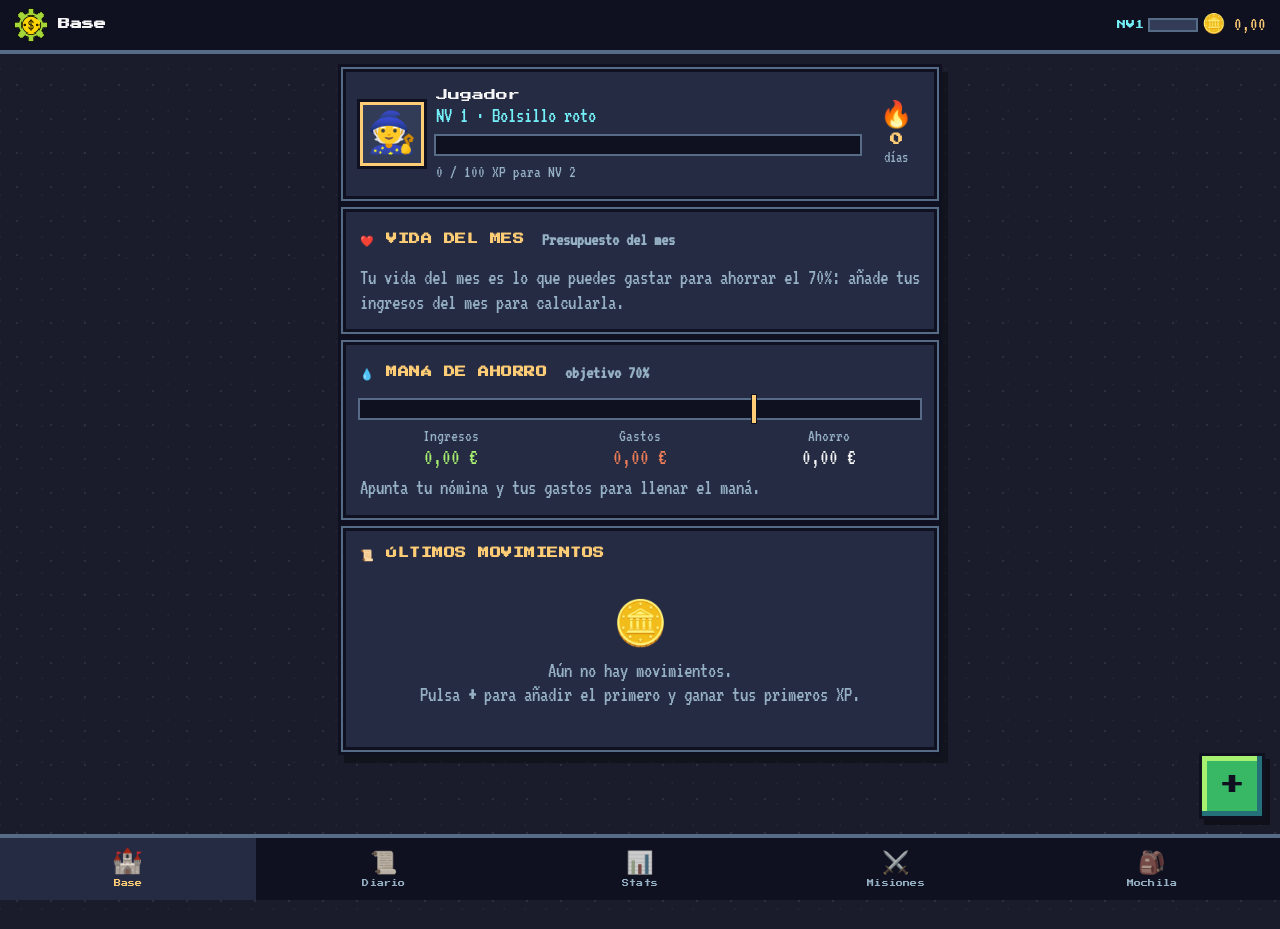
<file: index.html>
<!doctype html>
<html lang="es">
<head>
  <meta charset="utf-8">
  <meta name="viewport" content="width=device-width, initial-scale=1, viewport-fit=cover">
  <title>Cointrol</title>
  <meta name="description" content="Control de gastos, ingresos y ahorro con estilo de videojuego. Tus datos se guardan solo en tu móvil.">
  <meta name="theme-color" content="#1a1c2c">
  <link rel="manifest" href="manifest.webmanifest">
  <link rel="icon" type="image/png" href="icons/favicon.png">
  <link rel="apple-touch-icon" href="icons/apple-touch-icon.png">
  <link rel="preload" href="fonts/vt323.woff2" as="font" type="font/woff2" crossorigin>
  <link rel="preload" href="fonts/press-start-2p.woff2" as="font" type="font/woff2" crossorigin>
  <link rel="stylesheet" href="css/game.css">
</head>
<body>
  <header class="topbar">
    <img src="icons/logo-pixel.png" alt="" class="topbar-logo">
    <h1 id="title">Cointrol</h1>
    <div class="hud" id="hud"></div>
  </header>

  <main id="view" class="view"></main>

  <button id="fab" class="fab" aria-label="Añadir movimiento">+</button>

  <nav class="tabbar" id="tabbar">
    <button data-nav="base"><span class="ti">🏰</span><span>Base</span></button>
    <button data-nav="diario"><span class="ti">📜</span><span>Diario</span></button>
    <button data-nav="stats"><span class="ti">📊</span><span>Stats</span></button>
    <button data-nav="misiones"><span class="ti">⚔️</span><span>Misiones</span></button>
    <button data-nav="mochila"><span class="ti">🎒</span><span>Mochila</span></button>
  </nav>

  <div id="sheet" class="sheet" hidden>
    <div class="sheet-backdrop" data-close></div>
    <div class="sheet-panel" role="dialog" aria-modal="true"><div id="sheet-body"></div></div>
  </div>

  <div id="toast" class="toast" hidden></div>

  <script src="js/core.js"></script>
  <script src="js/game.js"></script>
  <script src="js/views.js"></script>
  <script src="js/forms.js"></script>
  <script src="js/nav.js"></script>
  <script src="js/pro.js"></script>
  <script src="js/main.js"></script>
</body>
</html>
</file>
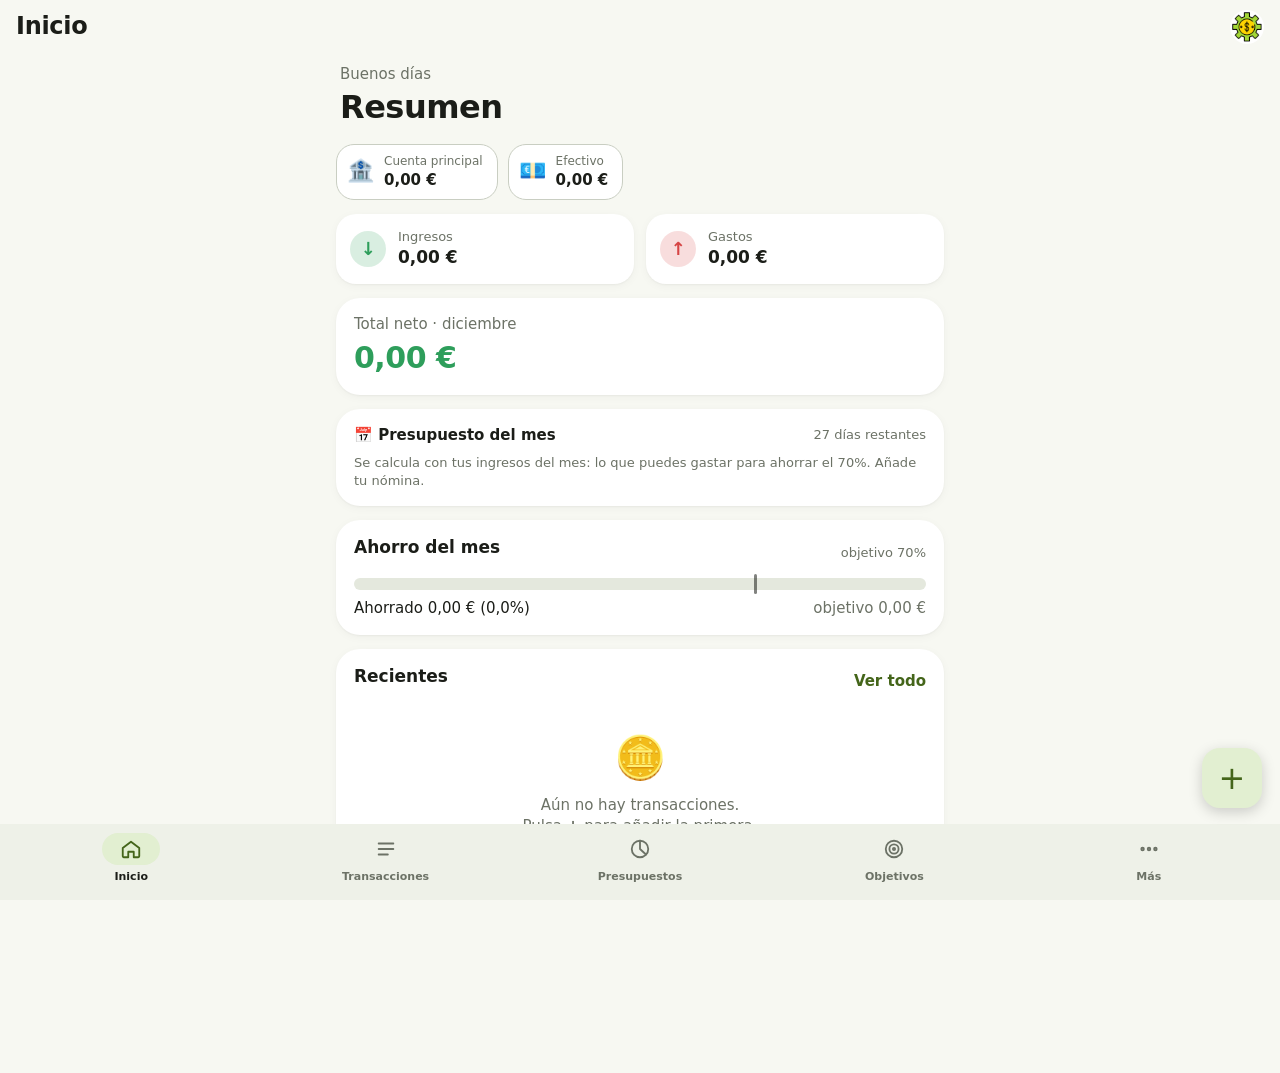
<file: clasica/index.html>
<!doctype html>
<html lang="es">
<head>
  <meta charset="utf-8">
  <meta name="viewport" content="width=device-width, initial-scale=1, viewport-fit=cover">
  <title>Cointrol Clásico</title>
  <meta name="description" content="Control de gastos, ingresos, presupuestos y ahorro. Tus datos se guardan solo en tu móvil.">
  <meta name="theme-color" content="#f7f8f2">
  <link rel="manifest" href="manifest.webmanifest">
  <link rel="icon" type="image/png" href="../icons/favicon.png">
  <link rel="apple-touch-icon" href="../icons/apple-touch-icon.png">
  <link rel="stylesheet" href="css/app.css">
</head>
<body>
  <header class="topbar">
    <button id="back" class="icon-btn flat" aria-label="Volver" hidden>‹</button>
    <h1 id="title">Inicio</h1>
    <img src="../icons/icon-192.png" alt="" class="topbar-logo">
  </header>

  <main id="view" class="view"></main>

  <button id="fab" class="fab" aria-label="Añadir transacción"><span>+</span></button>

  <nav class="tabbar" id="tabbar">
    <button data-nav="home"><span class="ti"><svg viewBox="0 0 24 24"><path d="M3 11l9-7 9 7v9a1 1 0 0 1-1 1h-5v-6H9v6H4a1 1 0 0 1-1-1z"/></svg></span><span>Inicio</span></button>
    <button data-nav="tx"><span class="ti"><svg viewBox="0 0 24 24"><path d="M4 6h16M4 12h16M4 18h10"/></svg></span><span>Transacciones</span></button>
    <button data-nav="budgets"><span class="ti"><svg viewBox="0 0 24 24"><circle cx="12" cy="12" r="9"/><path d="M12 3v9l6.5 6"/></svg></span><span>Presupuestos</span></button>
    <button data-nav="goals"><span class="ti"><svg viewBox="0 0 24 24"><circle cx="12" cy="12" r="9"/><circle cx="12" cy="12" r="5"/><circle cx="12" cy="12" r="1.2"/></svg></span><span>Objetivos</span></button>
    <button data-nav="more"><span class="ti"><svg viewBox="0 0 24 24"><circle cx="5" cy="12" r="1.4"/><circle cx="12" cy="12" r="1.4"/><circle cx="19" cy="12" r="1.4"/></svg></span><span>Más</span></button>
  </nav>

  <div id="sheet" class="sheet" hidden>
    <div class="sheet-backdrop" data-close></div>
    <div class="sheet-panel" role="dialog" aria-modal="true"><div class="sheet-handle"></div><div id="sheet-body"></div></div>
  </div>

  <div id="toast" class="toast" hidden></div>

  <script src="js/core.js"></script>
  <script src="js/views.js"></script>
  <script src="js/forms.js"></script>
  <script src="js/main.js"></script>
</body>
</html>
</file>
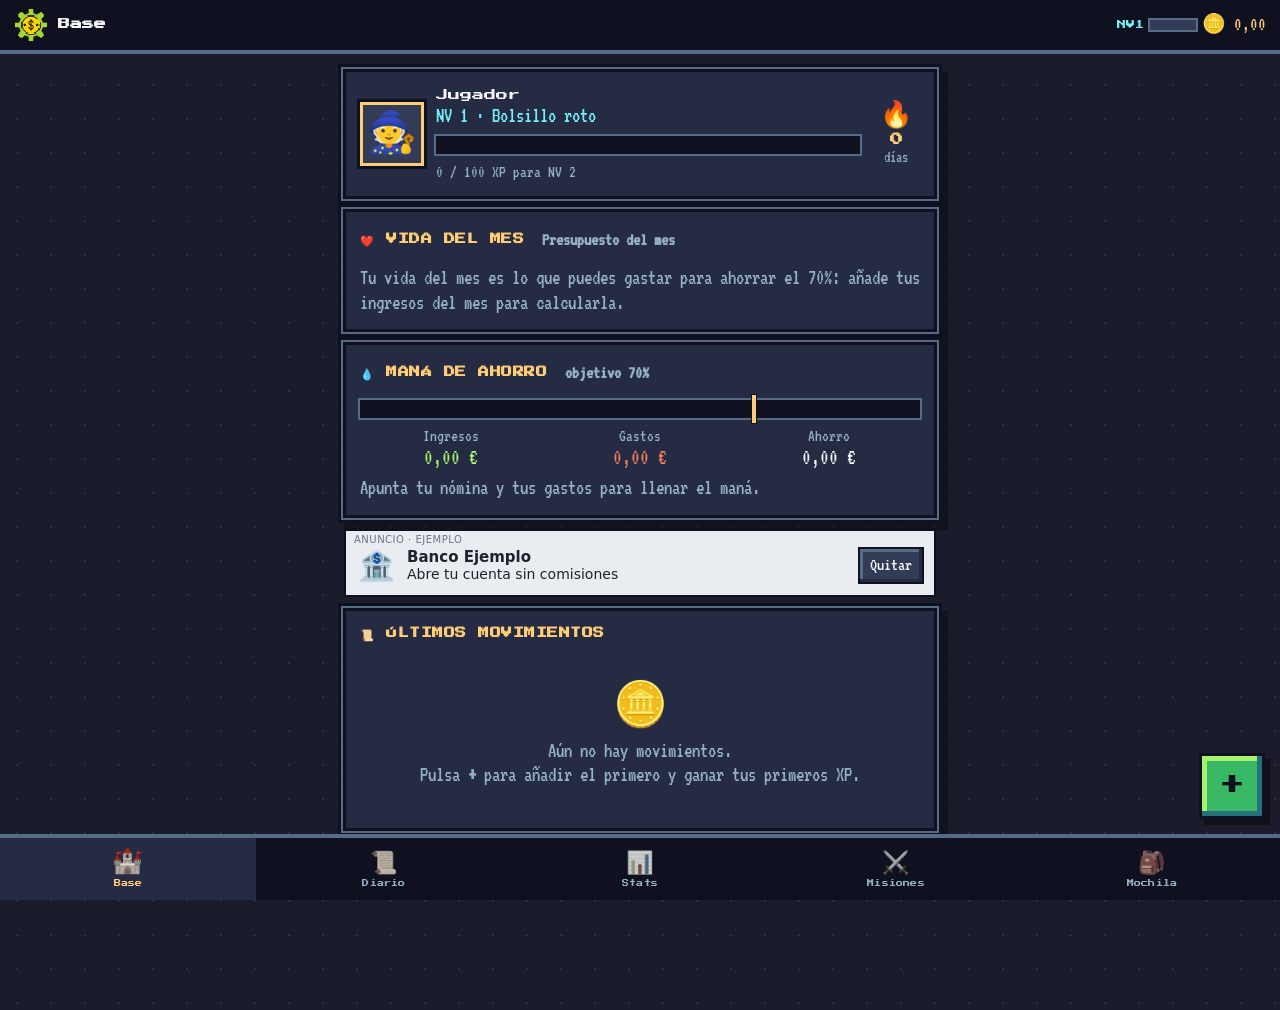
<file: demo-gratis/index.html>
<!doctype html>
<html lang="es">
<head>
  <meta charset="utf-8">
  <meta name="viewport" content="width=device-width, initial-scale=1, viewport-fit=cover">
  <title>Cointrol Gratis</title>
  <meta name="description" content="Control de gastos, ingresos y ahorro con estilo de videojuego. Tus datos se guardan solo en tu móvil.">
  <meta name="theme-color" content="#1a1c2c">
  <link rel="manifest" href="manifest.webmanifest">
  <link rel="icon" type="image/png" href="icons/favicon.png">
  <link rel="apple-touch-icon" href="icons/apple-touch-icon.png">
  <link rel="preload" href="../fonts/vt323.woff2" as="font" type="font/woff2" crossorigin>
  <link rel="preload" href="../fonts/press-start-2p.woff2" as="font" type="font/woff2" crossorigin>
  <link rel="stylesheet" href="../css/game.css">
</head>
<body>
  <header class="topbar">
    <img src="../icons/logo-pixel.png" alt="" class="topbar-logo">
    <h1 id="title">Cointrol</h1>
    <div class="hud" id="hud"></div>
  </header>

  <main id="view" class="view"></main>

  <button id="fab" class="fab" aria-label="Añadir movimiento">+</button>

  <nav class="tabbar" id="tabbar">
    <button data-nav="base"><span class="ti">🏰</span><span>Base</span></button>
    <button data-nav="diario"><span class="ti">📜</span><span>Diario</span></button>
    <button data-nav="stats"><span class="ti">📊</span><span>Stats</span></button>
    <button data-nav="misiones"><span class="ti">⚔️</span><span>Misiones</span></button>
    <button data-nav="mochila"><span class="ti">🎒</span><span>Mochila</span></button>
  </nav>

  <div id="sheet" class="sheet" hidden>
    <div class="sheet-backdrop" data-close></div>
    <div class="sheet-panel" role="dialog" aria-modal="true"><div id="sheet-body"></div></div>
  </div>

  <div id="toast" class="toast" hidden></div>

  <script src="edition.js"></script>
  <script src="../js/core.js"></script>
  <script src="../js/game.js"></script>
  <script src="../js/views.js"></script>
  <script src="../js/forms.js"></script>
  <script src="../js/nav.js"></script>
  <script src="../js/pro.js"></script>
  <script src="../js/main.js"></script>
</body>
</html>
</file>
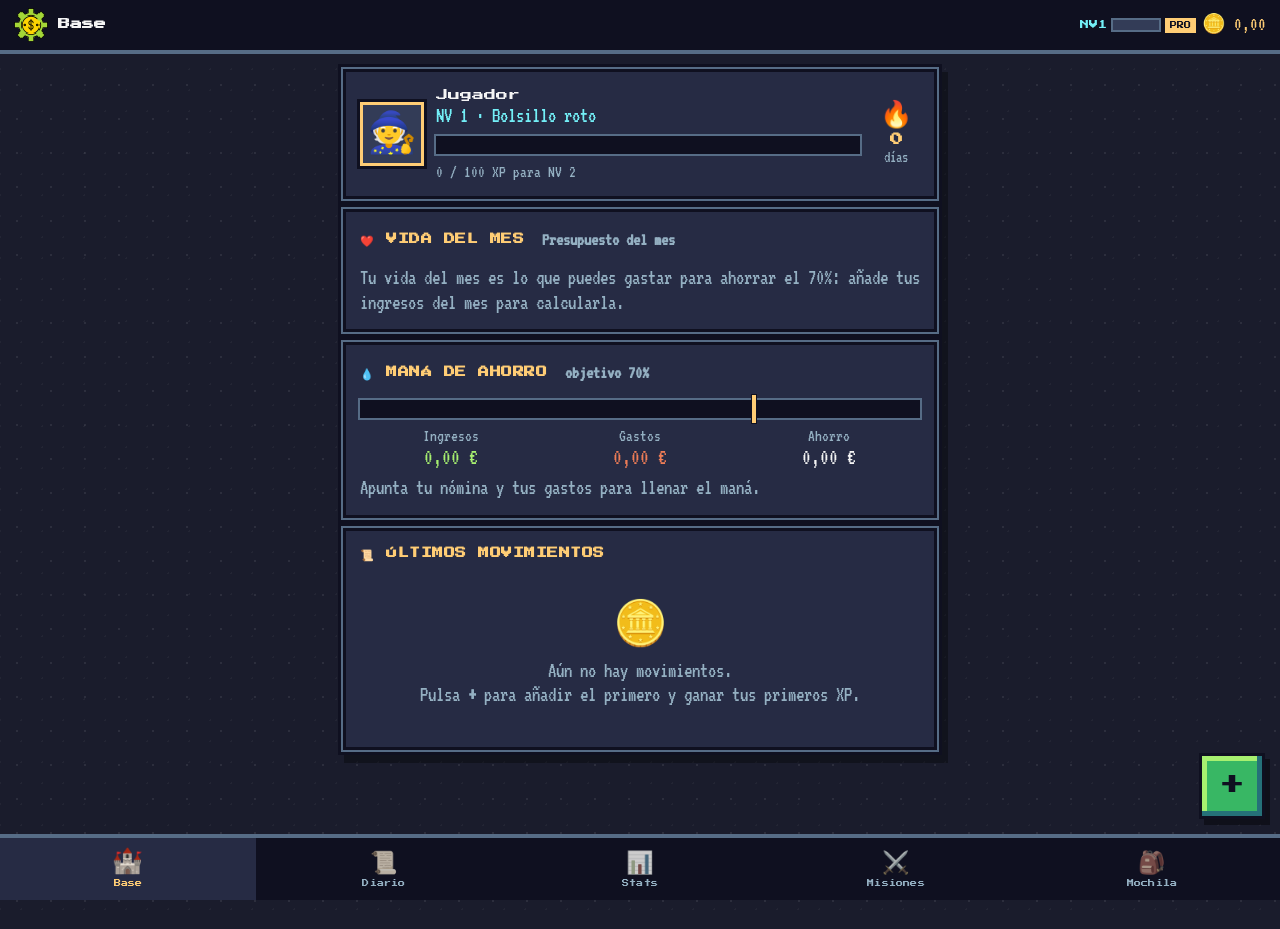
<file: demo-pro/index.html>
<!doctype html>
<html lang="es">
<head>
  <meta charset="utf-8">
  <meta name="viewport" content="width=device-width, initial-scale=1, viewport-fit=cover">
  <title>Cointrol Pro</title>
  <meta name="description" content="Control de gastos, ingresos y ahorro con estilo de videojuego. Tus datos se guardan solo en tu móvil.">
  <meta name="theme-color" content="#1a1c2c">
  <link rel="manifest" href="manifest.webmanifest">
  <link rel="icon" type="image/png" href="icons/favicon.png">
  <link rel="apple-touch-icon" href="icons/apple-touch-icon.png">
  <link rel="preload" href="../fonts/vt323.woff2" as="font" type="font/woff2" crossorigin>
  <link rel="preload" href="../fonts/press-start-2p.woff2" as="font" type="font/woff2" crossorigin>
  <link rel="stylesheet" href="../css/game.css">
</head>
<body>
  <header class="topbar">
    <img src="../icons/logo-pixel.png" alt="" class="topbar-logo">
    <h1 id="title">Cointrol</h1>
    <div class="hud" id="hud"></div>
  </header>

  <main id="view" class="view"></main>

  <button id="fab" class="fab" aria-label="Añadir movimiento">+</button>

  <nav class="tabbar" id="tabbar">
    <button data-nav="base"><span class="ti">🏰</span><span>Base</span></button>
    <button data-nav="diario"><span class="ti">📜</span><span>Diario</span></button>
    <button data-nav="stats"><span class="ti">📊</span><span>Stats</span></button>
    <button data-nav="misiones"><span class="ti">⚔️</span><span>Misiones</span></button>
    <button data-nav="mochila"><span class="ti">🎒</span><span>Mochila</span></button>
  </nav>

  <div id="sheet" class="sheet" hidden>
    <div class="sheet-backdrop" data-close></div>
    <div class="sheet-panel" role="dialog" aria-modal="true"><div id="sheet-body"></div></div>
  </div>

  <div id="toast" class="toast" hidden></div>

  <script src="edition.js"></script>
  <script src="../js/core.js"></script>
  <script src="../js/game.js"></script>
  <script src="../js/views.js"></script>
  <script src="../js/forms.js"></script>
  <script src="../js/nav.js"></script>
  <script src="../js/pro.js"></script>
  <script src="../js/main.js"></script>
</body>
</html>
</file>
<file: css/game.css>
/* Cointrol · estilo de videojuego retro (paleta Sweetie 16) */
@font-face { font-family: 'VT323'; src: url('../fonts/vt323.woff2') format('woff2'); font-display: swap; }
@font-face { font-family: 'Press Start 2P'; src: url('../fonts/press-start-2p.woff2') format('woff2'); font-display: swap; }

:root {
  --ink: #0f1020;
  --bg: #1a1c2c;
  --panel: #262b44;
  --panel2: #333c57;
  --edge: #566c86;
  --text: #f4f4f4;
  --muted: #94b0c2;
  --gold: #ffcd75;
  --green: #a7f070;
  --green2: #38b764;
  --red: #ef7d57;
  --red2: #b13e53;
  --blue: #41a6f6;
  --cyan: #73eff7;
  --purple: #5d275d;
  --nav-h: 66px;
  --px: 'Press Start 2P', monospace;
  --vt: 'VT323', monospace;
  color-scheme: dark;
}

* { box-sizing: border-box; -webkit-tap-highlight-color: transparent; }
html, body { margin: 0; }
body {
  font-family: var(--vt);
  font-size: 21px;
  line-height: 1.15;
  color: var(--text);
  background-color: var(--bg);
  background-image:
    radial-gradient(#ffffff14 1px, transparent 1px),
    radial-gradient(#ffffff0a 1px, transparent 1px);
  background-size: 34px 34px, 21px 21px;
  background-position: 0 0, 11px 17px;
  overscroll-behavior-y: contain;
}
body.noscroll { overflow: hidden; }
button, input, select, textarea { font: inherit; color: inherit; }
button { cursor: pointer; }
button:disabled { opacity: .45; cursor: default; }
img { image-rendering: pixelated; }

/* ---------- marco pixelado reutilizable ---------- */
.card, .kpi, .mov, .slot, .ach, .seg, .input, .btn, .mini, .chip, .icon-btn, .cat-pick, .fab, .toast, .banner, .levelup-box, .lock-box, .emoji-grid button {
  border-radius: 0;
}
.card {
  background: var(--panel);
  padding: 14px;
  margin: 0 4px 16px;
  box-shadow: 0 0 0 3px var(--ink), 0 0 0 5px var(--edge), 0 0 0 8px var(--ink), 6px 8px 0 8px #00000055;
  position: relative;
}
.card h2 {
  font-family: var(--px); font-size: 11px; line-height: 1.6; margin: 0 0 12px; color: var(--gold);
  text-transform: uppercase; letter-spacing: .5px;
}
.card h2 small { font-family: var(--vt); font-size: 18px; color: var(--muted); text-transform: none; letter-spacing: 0; margin-left: 6px; }
.card.inset { margin: 10px 0; box-shadow: 0 0 0 2px var(--ink), inset 0 0 0 2px var(--edge); background: var(--panel2); }
.card p { margin: 6px 0 0; }

.muted { color: var(--muted); }
.small { font-size: 17px; }
.center { text-align: center; }
.row { display: flex; align-items: center; gap: 10px; }
.between { justify-content: space-between; }
.grow { flex: 1; min-width: 0; }
.item { padding: 7px 0; }
.r { display: flex; flex-direction: column; align-items: flex-end; }
.pos { color: var(--green); }
.neg { color: var(--red); }
.gold { color: var(--gold); }
.num { font-variant-numeric: tabular-nums; white-space: nowrap; }
.tag { font-style: normal; font-size: 15px; background: var(--purple); color: var(--gold); padding: 0 5px; margin-left: 4px; }

/* ---------- cabecera ---------- */
.topbar {
  position: sticky; top: 0; z-index: 5;
  display: flex; align-items: center; gap: 10px;
  padding: calc(8px + env(safe-area-inset-top)) 14px 8px;
  background: var(--ink);
  border-bottom: 4px solid var(--edge);
}
.topbar-logo { width: 34px; height: 34px; }
.topbar h1 { font-family: var(--px); font-size: 12px; margin: 0; color: var(--text); flex: 1; min-width: 0; white-space: nowrap; overflow: hidden; text-overflow: ellipsis; }
.hud { display: flex; align-items: center; gap: 6px; font-size: 19px; }
.hud-lv { font-family: var(--px); font-size: 9px; color: var(--cyan); }
.hud-xp { width: 46px; height: 10px; background: var(--panel2); box-shadow: 0 0 0 2px var(--edge); display: block; }
.hud-xp i { display: block; height: 100%; background: var(--cyan); }
.hud-gold { color: var(--gold); white-space: nowrap; }

.view { max-width: 620px; margin: 0 auto; padding: 18px 12px calc(var(--nav-h) + 100px + env(safe-area-inset-bottom)); }

/* ---------- barra inferior ---------- */
.tabbar {
  position: fixed; left: 0; right: 0; bottom: 0; z-index: 6;
  display: grid; grid-template-columns: repeat(5, 1fr);
  height: calc(var(--nav-h) + env(safe-area-inset-bottom)); padding-bottom: env(safe-area-inset-bottom);
  background: var(--ink); border-top: 4px solid var(--edge);
}
.tabbar button {
  border: 0; background: none; color: var(--muted);
  display: flex; flex-direction: column; align-items: center; justify-content: center; gap: 4px;
  font-family: var(--px); font-size: 7px; letter-spacing: .2px;
}
.tabbar .ti { font-size: 22px; font-family: initial; filter: grayscale(.7) brightness(.8); transition: transform .1s; }
.tabbar button.active { color: var(--gold); background: var(--panel); }
.tabbar button.active .ti { filter: none; transform: translateY(-2px) scale(1.12); }

.fab {
  position: fixed; z-index: 7; right: 18px; bottom: calc(var(--nav-h) + 18px + env(safe-area-inset-bottom));
  width: 60px; height: 60px; border: 0;
  background: var(--green2); color: var(--ink); font-family: var(--px); font-size: 26px; line-height: 1;
  box-shadow: 0 0 0 3px var(--ink), inset -5px -5px 0 #257179, inset 5px 5px 0 var(--green), 5px 6px 0 3px #00000066;
  animation: bob 2.4s steps(2) infinite;
}
.fab:active { transform: translate(3px, 3px); box-shadow: 0 0 0 3px var(--ink), inset -5px -5px 0 #257179, inset 5px 5px 0 var(--green); }
@keyframes bob { 50% { transform: translateY(-3px); } }

/* ---------- botones ---------- */
.btn {
  display: block; width: 100%; margin-top: 12px; padding: 13px 12px; border: 0;
  font-family: var(--px); font-size: 11px; line-height: 1.5; color: var(--ink); background: var(--gold);
  box-shadow: 0 0 0 3px var(--ink), inset -4px -4px 0 #ef7d57, inset 4px 4px 0 #fff3c4;
}
.btn:active:not(:disabled) { transform: translate(2px, 2px); }
.btn.alt { background: var(--blue); box-shadow: 0 0 0 3px var(--ink), inset -4px -4px 0 #3b5dc9, inset 4px 4px 0 #a6dcff; }
.btn.ghost { background: var(--panel2); color: var(--text); box-shadow: 0 0 0 3px var(--ink), inset -4px -4px 0 #262b44, inset 4px 4px 0 var(--edge); }
.btn.danger { background: var(--red2); color: var(--text); box-shadow: 0 0 0 3px var(--ink), inset -4px -4px 0 var(--purple), inset 4px 4px 0 var(--red); }
.btn-row { display: flex; gap: 12px; }
.btn-row .btn { flex: 1; }
.mini {
  border: 0; padding: 6px 10px; font-size: 18px; background: var(--panel2); color: var(--text);
  box-shadow: 0 0 0 2px var(--ink), inset -3px -3px 0 #262b44, inset 3px 3px 0 var(--edge); white-space: nowrap;
}
.mini.on { background: var(--gold); color: var(--ink); }
.mini.ghost { background: transparent; box-shadow: none; color: var(--muted); }
.mini.danger { background: var(--red2); }
.icon-btn {
  width: 46px; height: 46px; border: 0; background: var(--panel2); color: var(--gold); font-size: 18px;
  box-shadow: 0 0 0 3px var(--ink), inset -4px -4px 0 #262b44, inset 4px 4px 0 var(--edge);
}
.back { border: 0; background: none; color: var(--gold); font-family: var(--px); font-size: 10px; padding: 0 4px 16px; }

.period { display: flex; align-items: center; justify-content: space-between; margin: 0 4px 18px; }
.period strong { font-family: var(--px); font-size: 12px; color: var(--text); text-align: center; }

.seg { display: flex; gap: 0; background: var(--ink); padding: 3px; margin: 0 4px 14px; box-shadow: 0 0 0 2px var(--edge); }
.seg button { flex: 1; border: 0; background: none; padding: 8px 2px; color: var(--muted); font-size: 19px; }
.seg button.on { background: var(--panel2); color: var(--gold); box-shadow: inset 0 -3px 0 var(--gold); }
.seg button.on.neg { color: var(--red); box-shadow: inset 0 -3px 0 var(--red); }
.seg button.on.pos { color: var(--green); box-shadow: inset 0 -3px 0 var(--green); }

/* ---------- barras de vida, maná y XP ---------- */
.pbar {
  position: relative; height: 18px; background: var(--ink); margin: 8px 0;
  box-shadow: 0 0 0 2px var(--edge);
}
.pbar > i {
  display: block; height: 100%; background: var(--green2);
  box-shadow: inset 0 4px 0 #ffffff40, inset 0 -4px 0 #00000040;
  transition: width .5s steps(12);
}
.pbar::after { /* segmentos */
  content: ''; position: absolute; inset: 0; pointer-events: none;
  background: repeating-linear-gradient(90deg, transparent 0 10px, var(--ink) 10px 12px);
}
.pbar .mark { position: absolute; top: -5px; bottom: -5px; width: 4px; background: var(--gold); z-index: 1; box-shadow: 0 0 0 1px var(--ink); }
.pbar.xp > i { background: var(--cyan); }
.pbar.hp > i { background: var(--red2); box-shadow: inset 0 4px 0 #ef7d57, inset 0 -4px 0 #5d275d; }
.pbar.hp:not(.low) > i { background: #e43b44; }
.pbar.hp.low > i { animation: blink .6s steps(2) infinite; }
.pbar.mp > i { background: var(--blue); box-shadow: inset 0 4px 0 var(--cyan), inset 0 -4px 0 #3b5dc9; }
.pbar.mp.bad > i { background: #3b5dc9; }
.pbar.boss > i { background: var(--purple); box-shadow: inset 0 4px 0 #b13e53, inset 0 -4px 0 #2a1430; }
@keyframes blink { 50% { opacity: .45; } }
.cbar { display: block; height: 6px; background: var(--ink); margin-top: 4px; }
.cbar i { display: block; height: 100%; }

/* ---------- jugador ---------- */
.player { display: flex; gap: 12px; align-items: center; }
.avatar {
  width: 64px; height: 64px; flex: none; display: grid; place-items: center; font-size: 40px;
  background: var(--panel2); box-shadow: 0 0 0 3px var(--ink), inset 0 0 0 3px var(--gold);
}
.pname { font-family: var(--px); font-size: 12px; line-height: 1.5; }
.ptitle { color: var(--cyan); }
.streak { display: flex; flex-direction: column; align-items: center; min-width: 48px; }
.streak span { font-size: 26px; animation: flick 1s steps(2) infinite; }
.streak b { font-family: var(--px); font-size: 13px; color: var(--gold); margin-top: 2px; }
.streak small { color: var(--muted); font-size: 16px; }
@keyframes flick { 50% { transform: scale(1.12) rotate(-4deg); } }

.lines { display: grid; gap: 6px; }
.line { display: flex; justify-content: space-between; gap: 10px; align-items: baseline; }
.line b { font-variant-numeric: tabular-nums; font-weight: normal; }
.line.big { font-size: 26px; }
.line.hl { border-top: 2px dashed var(--edge); padding-top: 6px; }
.trio { display: grid; grid-template-columns: repeat(3, 1fr); gap: 8px; text-align: center; margin: 6px 0; }
.trio span { display: block; color: var(--muted); font-size: 17px; }
.trio b { font-size: 22px; font-weight: normal; white-space: nowrap; }
.diffbox { margin-top: 12px; padding: 10px 12px; display: flex; flex-direction: column; gap: 4px; box-shadow: 0 0 0 2px var(--ink); }
.diffbox span { font-family: var(--px); font-size: 8px; line-height: 1.5; }
.diffbox b { font-family: var(--px); font-size: 20px; font-weight: normal; }
.diffbox.good { background: #1d4a35; color: var(--green); box-shadow: 0 0 0 2px var(--ink), inset 0 0 0 2px var(--green2); }
.diffbox.bad { background: #4a1d2a; color: #ff9a8a; box-shadow: 0 0 0 2px var(--ink), inset 0 0 0 2px var(--red2); }
.warn { margin-top: 10px; padding: 8px 10px; background: #4a3a1d; color: var(--gold); box-shadow: inset 4px 0 0 var(--gold); }
.warn.bad { background: #4a1d2a; color: #ff9a8a; box-shadow: inset 4px 0 0 var(--red2); }

/* ---------- iconos de categoría ---------- */
.cat-ico {
  --c: #566c86; --s: 40px;
  width: var(--s); height: var(--s); flex: none; display: grid; place-items: center; font-size: calc(var(--s) * .55);
  background: color-mix(in srgb, var(--c) 35%, var(--ink)); box-shadow: 0 0 0 2px var(--ink), inset 0 0 0 2px var(--c);
}

/* ---------- listas ---------- */
.mov {
  display: flex; align-items: center; gap: 12px; width: 100%; text-align: left; border: 0;
  padding: 9px 10px; margin: 0 0 10px; background: var(--panel2);
  box-shadow: 0 0 0 2px var(--ink), inset -3px -3px 0 #262b44, inset 3px 3px 0 #44506e;
}
.mov:active { transform: translate(2px, 2px); }
.mov.pending { background: repeating-linear-gradient(135deg, var(--panel2) 0 10px, #3a3550 10px 20px); }
.mov.off { opacity: .55; }
.mov .t, .mov .s { display: block; white-space: nowrap; overflow: hidden; text-overflow: ellipsis; }
.mov .s { color: var(--muted); font-size: 17px; }
.mov .a { font-size: 22px; white-space: nowrap; font-variant-numeric: tabular-nums; }
.tick { width: 22px; height: 22px; flex: none; background: var(--ink); box-shadow: 0 0 0 2px var(--edge); display: grid; place-items: center; color: var(--green); font-size: 16px; }
.tick.on { box-shadow: 0 0 0 2px var(--green); }
.day { display: flex; justify-content: space-between; color: var(--gold); font-family: var(--px); font-size: 8px; margin: 18px 4px 10px; text-transform: uppercase; line-height: 1.6; }
.toolbar { margin: 4px 4px 6px; }
.selbar { display: flex; gap: 8px; align-items: center; margin: 0 4px 10px; flex-wrap: wrap; }
.selbar span { flex: 1; color: var(--gold); }
.filters { display: grid; grid-template-columns: 1fr 1fr; gap: 10px; margin: 0 4px 10px; }
.filters .input { padding: 8px; font-size: 18px; }
.search { margin: 0 4px 12px; width: calc(100% - 8px); }
.empty { text-align: center; color: var(--muted); padding: 26px 10px; }
.empty .e { font-size: 44px; display: block; margin-bottom: 8px; animation: bob 2s steps(2) infinite; }

/* ---------- gráficos ---------- */
.chart svg { width: 100%; height: auto; display: block; }
.chart text { fill: var(--muted); font-family: var(--vt); font-size: 14px; }
.chart-legend { display: flex; gap: 14px; justify-content: center; flex-wrap: wrap; font-size: 17px; color: var(--muted); margin-top: 6px; }
.chart-legend span { display: inline-flex; align-items: center; gap: 6px; }
.chart-legend i { width: 12px; height: 12px; display: inline-block; box-shadow: 0 0 0 2px var(--ink); }
.chart-wrap { display: flex; justify-content: center; margin: 4px 0 12px; }
.donut { width: 200px; height: 200px; }
.donut .d-big { fill: var(--text); font-family: var(--px); font-size: 13px; }
.donut .d-sub { fill: var(--muted); font-family: var(--vt); font-size: 16px; }
.legend details > summary { list-style: none; display: flex; align-items: center; gap: 10px; padding: 8px 4px; cursor: pointer; }
.legend summary::-webkit-details-marker { display: none; }
.legend details[open] > summary { background: var(--panel2); }
.legend .subs { padding: 4px 4px 10px 54px; display: grid; gap: 4px; font-size: 18px; }
.legend .subs .line span { color: var(--muted); }
.pct { color: var(--muted); font-size: 16px; }
.split-bar { display: flex; height: 22px; background: var(--ink); margin-bottom: 10px; box-shadow: 0 0 0 2px var(--edge); }
.split-bar i { display: block; height: 100%; }
.tbl { width: 100%; border-collapse: collapse; font-size: 19px; }
.tbl th { text-align: right; color: var(--muted); font-weight: normal; padding: 4px; }
.tbl th:first-child, .tbl td:first-child { text-align: left; }
.tbl td { text-align: right; padding: 5px 4px; border-top: 2px dashed var(--panel2); font-variant-numeric: tabular-nums; }
.tbl tr.total td { color: var(--gold); border-top: 2px solid var(--edge); }

/* ---------- misiones y logros ---------- */
.boss-ico { width: 46px; height: 46px; display: grid; place-items: center; font-size: 28px; background: var(--ink); box-shadow: 0 0 0 2px var(--purple); flex: none; }
.boss-ico.big { width: 62px; height: 62px; font-size: 38px; animation: bob 1.8s steps(2) infinite; }
.boss.done .boss-ico { box-shadow: 0 0 0 2px var(--gold); animation: none; }
.boss-mini { display: flex; gap: 12px; align-items: center; padding: 6px 0; }
.boss-hp { display: flex; align-items: center; gap: 10px; margin: 12px 0 6px; }
.boss-hp span { font-family: var(--px); font-size: 8px; color: var(--red); }
.boss-hp .pbar { flex: 1; margin: 0; }
.boss-hp b { font-weight: normal; white-space: nowrap; }
.actions { display: flex; gap: 10px; margin-top: 12px; }
.ach-grid { display: grid; grid-template-columns: repeat(2, 1fr); gap: 14px; margin: 0 4px; }
.ach {
  background: var(--panel); padding: 12px 10px; display: flex; flex-direction: column; align-items: center; text-align: center; gap: 4px;
  box-shadow: 0 0 0 2px var(--ink), inset 0 0 0 2px var(--panel2); filter: grayscale(1); opacity: .6;
}
.ach.on { filter: none; opacity: 1; box-shadow: 0 0 0 2px var(--ink), inset 0 0 0 2px var(--gold); }
.ach-ico { font-size: 34px; }
.ach b { font-family: var(--px); font-size: 8px; line-height: 1.6; color: var(--gold); font-weight: normal; }
.ach span { font-size: 16px; color: var(--muted); }
.ach em { font-style: normal; font-size: 15px; color: var(--cyan); }

/* ---------- mochila ---------- */
.slots { display: grid; grid-template-columns: repeat(2, 1fr); gap: 16px; margin: 0 4px 20px; }
.slot {
  border: 0; background: var(--panel); color: var(--text); padding: 14px 10px; text-align: center;
  display: flex; flex-direction: column; align-items: center; gap: 4px;
  box-shadow: 0 0 0 3px var(--ink), 0 0 0 5px var(--edge), 4px 6px 0 5px #00000055;
}
.slot:active { transform: translate(2px, 2px); }
.slot-ico { font-size: 34px; }
.slot b { font-family: var(--px); font-size: 9px; line-height: 1.6; color: var(--gold); font-weight: normal; }
.slot span:last-child { font-size: 16px; color: var(--muted); }
.label { display: block; font-family: var(--px); font-size: 8px; color: var(--muted); margin: 14px 4px 8px; text-transform: uppercase; line-height: 1.6; }
details.hist summary { cursor: pointer; color: var(--gold); margin-top: 10px; }

/* ---------- tabla tipo Excel ---------- */
.xl-wrap { overflow-x: auto; background: #fff; box-shadow: 0 0 0 2px var(--ink); }
.xl { border-collapse: collapse; font-family: Arial, sans-serif; font-size: 12px; color: #0000ff; min-width: 100%; }
.xl th { background: #1f3864; color: #fff; padding: 5px 8px; white-space: nowrap; }
.xl td { border: 1px solid #bfbfbf; padding: 4px 8px; white-space: nowrap; }
.xl td.r { text-align: right; }
.xl td.c { text-align: center; color: #888; }
.steps { padding-left: 24px; margin: 10px 0 0; display: grid; gap: 4px; }
code { background: var(--ink); color: var(--cyan); padding: 0 6px; font-family: var(--vt); }

/* ---------- formularios ---------- */
.sheet { position: fixed; inset: 0; z-index: 20; }
.sheet-backdrop { position: absolute; inset: 0; background: #0f1020cc; }
.sheet-panel {
  position: absolute; left: 0; right: 0; bottom: 0; max-height: 92vh; overflow-y: auto; max-width: 620px; margin: 0 auto;
  background: var(--panel); padding: 16px 16px calc(24px + env(safe-area-inset-bottom));
  box-shadow: 0 -4px 0 var(--ink), 0 -8px 0 var(--edge); animation: up .18s steps(4);
}
@keyframes up { from { transform: translateY(60px); } }
.sheet h3 { font-family: var(--px); font-size: 12px; color: var(--gold); margin: 4px 0 16px; line-height: 1.6; }
.field { margin-bottom: 14px; }
.field > label, .field > summary.label { display: block; font-family: var(--px); font-size: 8px; color: var(--muted); margin-bottom: 8px; text-transform: uppercase; line-height: 1.6; }
.field > .label { margin: 0 0 8px; }
.input {
  width: 100%; padding: 10px 12px; border: 0; background: var(--ink); color: var(--text); font-size: 21px;
  box-shadow: inset 0 0 0 2px var(--edge);
}
.input:focus { outline: none; box-shadow: inset 0 0 0 2px var(--gold); }
.input:disabled { opacity: .5; }
select.input { appearance: none; background-image: linear-gradient(45deg, transparent 50%, var(--gold) 50%), linear-gradient(135deg, var(--gold) 50%, transparent 50%);
  background-position: calc(100% - 18px) 55%, calc(100% - 12px) 55%; background-size: 6px 6px; background-repeat: no-repeat; padding-right: 30px; }
textarea.input { font-size: 17px; resize: vertical; }
.input.lim { width: 110px; text-align: right; }
.amount-input { font-family: var(--px); font-size: 22px; text-align: center; padding: 16px 8px; color: var(--gold); }
.check { display: flex; align-items: center; gap: 10px; margin: 8px 0; }
.check input { width: 22px; height: 22px; accent-color: var(--gold); flex: none; }
.cat-grid { display: grid; grid-template-columns: repeat(4, 1fr); gap: 10px; }
.cat-pick {
  border: 0; background: var(--panel2); padding: 8px 2px; min-height: 84px;
  display: flex; flex-direction: column; align-items: center; gap: 4px; font-size: 14px; line-height: 1; text-align: center;
  box-shadow: 0 0 0 2px var(--ink);
}
.cat-pick.on { background: #4a3a1d; box-shadow: 0 0 0 2px var(--ink), inset 0 0 0 3px var(--gold); }
.chips { display: flex; flex-wrap: wrap; gap: 8px; }
.chip {
  display: inline-flex; align-items: center; gap: 6px; padding: 5px 10px; border: 0; font-size: 18px;
  background: var(--panel2); color: var(--text); box-shadow: 0 0 0 2px var(--ink);
}
.chip small { color: var(--muted); font-size: 15px; }
.chip.on { background: var(--gold); color: var(--ink); }
.chip .x { border: 0; background: none; color: var(--red); padding: 0; }
.x { border: 0; background: none; color: var(--red); }
.suggest { display: flex; flex-wrap: wrap; gap: 8px; margin-top: 8px; }
.emoji-grid { display: grid; grid-template-columns: repeat(8, 1fr); gap: 6px; }
.emoji-grid button { border: 0; background: var(--panel2); font-size: 22px; padding: 6px 0; box-shadow: 0 0 0 2px var(--ink); }
.emoji-grid button.on { background: #4a3a1d; box-shadow: 0 0 0 2px var(--ink), inset 0 0 0 2px var(--gold); }
.swatches { display: flex; flex-wrap: wrap; gap: 8px; }
.swatches button { width: 32px; height: 32px; border: 0; box-shadow: 0 0 0 2px var(--ink); }
.swatches button.on { box-shadow: 0 0 0 2px var(--ink), 0 0 0 5px var(--gold); }

/* ---------- avisos y efectos ---------- */
.toast {
  position: fixed; left: 50%; transform: translateX(-50%); z-index: 30;
  bottom: calc(var(--nav-h) + 96px + env(safe-area-inset-bottom));
  background: var(--ink); color: var(--text); padding: 10px 14px; max-width: calc(100% - 32px); text-align: center;
  box-shadow: 0 0 0 3px var(--gold), 4px 6px 0 3px #00000088;
}
.toast.bad { box-shadow: 0 0 0 3px var(--red2), 4px 6px 0 3px #00000088; color: #ff9a8a; }
.float-xp {
  position: fixed; z-index: 31; right: 26px; bottom: calc(var(--nav-h) + 90px + env(safe-area-inset-bottom));
  font-family: var(--px); font-size: 13px; color: var(--cyan); text-shadow: 2px 2px 0 var(--ink);
  animation: rise 1.3s steps(10) forwards; pointer-events: none;
}
@keyframes rise { to { transform: translateY(-90px); opacity: 0; } }
.banner {
  position: fixed; z-index: 32; top: calc(70px + env(safe-area-inset-top)); left: 50%; transform: translateX(-50%);
  background: var(--purple); padding: 12px 16px; display: flex; flex-direction: column; align-items: center; gap: 4px; min-width: 260px; text-align: center;
  box-shadow: 0 0 0 3px var(--ink), 0 0 0 6px var(--gold), 6px 8px 0 6px #00000088; animation: drop .25s steps(5);
}
.banner b { font-family: var(--px); font-size: 10px; color: var(--gold); line-height: 1.6; font-weight: normal; }
.banner span { font-size: 22px; }
.banner.out { animation: lift .3s steps(4) forwards; }
@keyframes drop { from { transform: translate(-50%, -120px); } }
@keyframes lift { to { transform: translate(-50%, -160px); } }
.levelup, .lock { position: fixed; inset: 0; z-index: 40; background: #0f1020e6; display: grid; place-items: center; padding: 20px; }
.levelup-box, .lock-box {
  background: var(--panel); padding: 24px 20px; text-align: center; width: min(340px, 100%);
  box-shadow: 0 0 0 4px var(--ink), 0 0 0 8px var(--gold), 0 0 0 12px var(--ink);
}
.lu-stars { color: var(--gold); font-size: 26px; animation: blink .5s steps(2) infinite; }
.lu-title { font-family: var(--px); font-size: 13px; color: var(--gold); margin: 12px 0; line-height: 1.6; }
.lu-level { font-family: var(--px); font-size: 34px; color: var(--cyan); text-shadow: 4px 4px 0 var(--ink); animation: pop .6s steps(6); }
.lu-sub { margin-top: 10px; font-size: 24px; }
@keyframes pop { from { transform: scale(.2); } 70% { transform: scale(1.3); } }
.lock-logo { width: 80px; height: 80px; }
.pin-dots { display: flex; gap: 14px; justify-content: center; margin: 14px 0 18px; }
.pin-dots i { width: 18px; height: 18px; background: var(--ink); box-shadow: 0 0 0 2px var(--edge); }
.pin-dots i.on { background: var(--gold); }
.pin-dots.shake { animation: shake .3s steps(4); }
@keyframes shake { 25% { transform: translateX(-8px); } 75% { transform: translateX(8px); } }
.pin-pad { display: grid; grid-template-columns: repeat(3, 1fr); gap: 12px; }
.pin-pad button {
  border: 0; padding: 14px 0; font-family: var(--px); font-size: 16px; background: var(--panel2); color: var(--text);
  box-shadow: 0 0 0 2px var(--ink), inset -3px -3px 0 #262b44, inset 3px 3px 0 var(--edge);
}
.pin-pad button:disabled { visibility: hidden; }

@media (prefers-reduced-motion: reduce) {
  *, *::before, *::after { animation: none !important; transition: none !important; }
}

/* ---------- ediciones Gratis / Pro (apps de prueba) ---------- */
.pro-tag { display: inline-block; font-family: var(--px); font-size: 7px; line-height: 1; padding: 4px 5px; background: var(--gold); color: var(--ink); vertical-align: middle; box-shadow: 0 0 0 2px var(--ink); }
.ad {
  display: flex; align-items: center; gap: 12px; position: relative; margin: 0 4px 16px; padding: 18px 12px 12px;
  background: #e9edf2; color: #1d232b; font-family: system-ui, sans-serif; font-size: 14px; box-shadow: 0 0 0 2px var(--ink);
}
.ad b { display: block; font-size: 15px; }
.ad-label { position: absolute; top: 3px; left: 8px; font-family: system-ui, sans-serif; font-size: 10px; color: #6b7480; text-transform: uppercase; letter-spacing: .5px; }
.ad-ico { font-size: 30px; }
.ad .mini { font-family: var(--vt); }
.ad-full .levelup-box { background: #e9edf2; color: #1d232b; font-family: system-ui, sans-serif; }
.ad-full .lu-title { color: #1d232b; font-family: system-ui, sans-serif; font-size: 22px; font-weight: 700; }
.ad-full .ad-label { position: static; display: block; margin-bottom: 10px; }
.ad-big { font-size: 64px; }
.pro-card { background: linear-gradient(160deg, #3a2a52, var(--panel) 60%); }
.pro-head { text-align: center; }
.pro-star { font-size: 46px; animation: bob 1.6s steps(2) infinite; }
.pro-head .lu-title { font-family: var(--px); font-size: 14px; color: var(--gold); margin: 6px 0 10px; }
.pro-feats { margin: 8px 0 14px; }
.pro-fi { width: 30px; text-align: center; font-size: 20px; flex: none; color: var(--gold); }
.plans { display: grid; grid-template-columns: repeat(3, 1fr); gap: 10px; margin-top: 6px; }
.plan {
  position: relative; border: 0; background: var(--panel2); color: var(--text); padding: 18px 4px 10px;
  display: flex; flex-direction: column; align-items: center; gap: 2px; text-align: center; box-shadow: 0 0 0 2px var(--ink);
}
.plan.on { background: #4a3a1d; box-shadow: 0 0 0 2px var(--ink), inset 0 0 0 3px var(--gold); }
.plan b { font-family: var(--px); font-size: 8px; line-height: 1.5; color: var(--gold); font-weight: normal; }
.plan-price { font-size: 26px; }
.plan small { color: var(--muted); font-size: 15px; }
.plan-note { color: var(--cyan); font-size: 14px; line-height: 1.1; margin-top: 4px; }
.plan-tag { position: absolute; top: -9px; left: 50%; transform: translateX(-50%); white-space: nowrap; background: var(--green2); color: var(--ink); font-size: 14px; padding: 0 6px; box-shadow: 0 0 0 2px var(--ink); }
.emoji-grid button.locked { opacity: .45; position: relative; }
.emoji-grid button.locked::after { content: '🔒'; position: absolute; right: 1px; bottom: 0; font-size: 11px; }
.version { cursor: default; user-select: none; }
</file>
<file: clasica/css/app.css>
/* Cointrol Clásico · estilo Cashew / Material You */
:root {
  --accent: #7cb82f;
  --bg: #f7f8f2;
  --surface: #ffffff;
  --surface2: #eef1e8;
  --text: #1b1d18;
  --muted: #6c7266;
  --outline: #c9cec2;
  --track: #e4e8dd;
  --pos: #2e9e5b;
  --neg: #d64545;
  --shadow: 0 1px 2px rgba(0,0,0,.04), 0 2px 10px rgba(0,0,0,.04);
  --accent-soft: color-mix(in srgb, var(--accent) 16%, transparent);
  --accent-cont: color-mix(in srgb, var(--accent) 22%, var(--surface));
  --on-accent-cont: color-mix(in srgb, var(--accent) 55%, #000);
  --radius: 24px;
  --nav-h: 76px;
  color-scheme: light;
}
@media (prefers-color-scheme: dark) {
  :root:not([data-theme="light"]) {
    --bg: #121411; --surface: #1c1f1a; --surface2: #262a23; --text: #e8eae3; --muted: #a2a99b;
    --outline: #444a40; --track: #30352c; --pos: #5fd08a; --neg: #ff7b7b; --shadow: none;
    --accent-cont: color-mix(in srgb, var(--accent) 30%, var(--surface));
    --on-accent-cont: color-mix(in srgb, var(--accent) 45%, #fff);
    color-scheme: dark;
  }
}
:root[data-theme="dark"] {
  --bg: #121411; --surface: #1c1f1a; --surface2: #262a23; --text: #e8eae3; --muted: #a2a99b;
  --outline: #444a40; --track: #30352c; --pos: #5fd08a; --neg: #ff7b7b; --shadow: none;
  --accent-cont: color-mix(in srgb, var(--accent) 30%, var(--surface));
  --on-accent-cont: color-mix(in srgb, var(--accent) 45%, #fff);
  color-scheme: dark;
}

* { box-sizing: border-box; -webkit-tap-highlight-color: transparent; }
html, body { margin: 0; }
body {
  font-family: Roboto, "Google Sans", system-ui, -apple-system, "Segoe UI", sans-serif;
  font-size: 15px; line-height: 1.4; color: var(--text); background: var(--bg);
  overscroll-behavior-y: contain;
}
body.noscroll { overflow: hidden; }
button, input, select, textarea { font: inherit; color: inherit; }
button { cursor: pointer; }
button:disabled { opacity: .4; cursor: default; }

.muted { color: var(--muted); }
.small { font-size: 13px; }
.center { text-align: center; }
.row { display: flex; align-items: center; gap: 12px; }
.between { justify-content: space-between; }
.grow { flex: 1; min-width: 0; }
.item { padding: 8px 0; }
.r { display: flex; flex-direction: column; align-items: flex-end; }
.pos { color: var(--pos); }
.neg { color: var(--neg); }
.num { font-variant-numeric: tabular-nums; white-space: nowrap; }
.t { display: block; font-weight: 600; white-space: nowrap; overflow: hidden; text-overflow: ellipsis; }
.t.big { font-size: 17px; }
.s { display: block; font-size: 13px; color: var(--muted); white-space: nowrap; overflow: hidden; text-overflow: ellipsis; }
.badge { display: inline-block; font-size: 11px; font-weight: 600; padding: 1px 7px; border-radius: 99px; background: var(--surface2); color: var(--muted); vertical-align: 1px; }
.badge.warnb { background: #fff1c2; color: #7a5a00; }

/* ---------- cabecera y navegación ---------- */
.topbar {
  position: sticky; top: 0; z-index: 5; display: flex; align-items: center; gap: 6px;
  padding: calc(10px + env(safe-area-inset-top)) 16px 10px; background: var(--bg);
}
.topbar h1 { flex: 1; margin: 0; font-size: 24px; font-weight: 700; letter-spacing: -.3px; }
.topbar-logo { width: 34px; height: 34px; border-radius: 50%; }
.view { max-width: 640px; margin: 0 auto; padding: 4px 16px calc(var(--nav-h) + 100px + env(safe-area-inset-bottom)); }

.tabbar {
  position: fixed; left: 0; right: 0; bottom: 0; z-index: 6; display: grid; grid-template-columns: repeat(5, 1fr);
  height: calc(var(--nav-h) + env(safe-area-inset-bottom)); padding: 8px 4px env(safe-area-inset-bottom);
  background: var(--surface2);
}
.tabbar button { border: 0; background: none; display: flex; flex-direction: column; align-items: center; gap: 4px; font-size: 11px; font-weight: 600; color: var(--muted); }
.tabbar .ti { width: 58px; height: 32px; border-radius: 16px; display: grid; place-items: center; transition: background .2s; }
.tabbar svg { width: 22px; height: 22px; fill: none; stroke: currentColor; stroke-width: 2; stroke-linecap: round; stroke-linejoin: round; }
.tabbar button.active { color: var(--text); }
.tabbar button.active .ti { background: var(--accent-cont); color: var(--on-accent-cont); }

.fab {
  position: fixed; z-index: 7; right: 18px; bottom: calc(var(--nav-h) + 16px + env(safe-area-inset-bottom));
  width: 60px; height: 60px; border: 0; border-radius: 18px; background: var(--accent-cont); color: var(--on-accent-cont);
  font-size: 32px; font-weight: 300; box-shadow: 0 4px 14px rgba(0,0,0,.18);
}
.fab:active { transform: scale(.95); }

/* ---------- tarjetas ---------- */
.card {
  display: block; width: 100%; text-align: left; border: 0;
  background: var(--surface); border-radius: var(--radius); padding: 16px 18px; margin-bottom: 14px; box-shadow: var(--shadow);
}
.card h2 { margin: 0 0 10px; font-size: 17px; font-weight: 700; }
.card.inset { background: var(--surface2); box-shadow: none; margin: 12px 0; }
.card.list { padding: 6px 4px; }
.card p { margin: 8px 0 0; }

.hello { margin: 6px 4px 14px; }
.hello h1 { margin: 0; font-size: 32px; font-weight: 700; letter-spacing: -.5px; }
.acc-pills { display: flex; gap: 10px; overflow-x: auto; margin: 0 -16px 14px; padding: 0 16px; scrollbar-width: none; }
.acc-pills::-webkit-scrollbar { display: none; }
.acc-pill {
  flex: none; display: flex; align-items: center; gap: 10px; border: 1px solid var(--outline); background: var(--surface);
  border-radius: 18px; padding: 8px 14px 8px 10px; text-align: left;
}
.acc-pill > span:first-child { font-size: 22px; }
.acc-pill small { display: block; font-size: 12px; color: var(--muted); }
.acc-pill b { font-variant-numeric: tabular-nums; }

.io { display: grid; grid-template-columns: 1fr 1fr; gap: 12px; margin-bottom: 14px; }
.io-card { display: flex; align-items: center; gap: 12px; background: var(--surface); border-radius: 20px; padding: 14px; box-shadow: var(--shadow); }
.io-card small { display: block; color: var(--muted); font-size: 13px; }
.io-card b { font-size: 17px; font-variant-numeric: tabular-nums; white-space: nowrap; }
.io-ico { width: 36px; height: 36px; flex: none; border-radius: 50%; display: grid; place-items: center; font-weight: 700; font-size: 18px; }
.io-ico.pos { background: color-mix(in srgb, var(--pos) 18%, transparent); }
.io-ico.neg { background: color-mix(in srgb, var(--neg) 18%, transparent); }
.small-io .io-card { padding: 10px 12px; }

.net { display: flex; flex-direction: column; gap: 2px; }
.net b { font-size: 30px; font-weight: 700; letter-spacing: -.5px; font-variant-numeric: tabular-nums; }

.budget-card { cursor: pointer; }
.bud-amt { margin: 10px 0 2px; }
.bud-amt b { font-size: 24px; font-weight: 700; font-variant-numeric: tabular-nums; }

.bar { position: relative; height: 12px; border-radius: 99px; background: var(--track); margin: 8px 0; }
.bar > i { display: block; height: 100%; border-radius: 99px; background: var(--accent); transition: width .4s; }
.bar .mark { position: absolute; top: -4px; bottom: -4px; width: 3px; border-radius: 2px; background: var(--text); opacity: .55; }

.lines { display: grid; gap: 7px; }
.line { display: flex; justify-content: space-between; gap: 10px; align-items: baseline; }
.line b { font-variant-numeric: tabular-nums; }
.line.strong { font-weight: 700; }
.diff { margin-top: 12px; padding: 12px 14px; border-radius: 16px; display: flex; justify-content: space-between; align-items: center; gap: 10px; font-weight: 600; }
.diff b { font-size: 22px; font-variant-numeric: tabular-nums; }
.diff.good { background: color-mix(in srgb, var(--pos) 15%, var(--surface)); color: var(--pos); }
.diff.bad { background: color-mix(in srgb, var(--neg) 15%, var(--surface)); color: var(--neg); }
.warn { margin-top: 10px; padding: 10px 12px; border-radius: 14px; background: #fff4d0; color: #6b5200; font-size: 14px; }
:root[data-theme="dark"] .warn { background: #3a3210; color: #ffe27a; }
@media (prefers-color-scheme: dark) { :root:not([data-theme="light"]) .warn { background: #3a3210; color: #ffe27a; } }

/* ---------- botones ---------- */
.link { border: 0; background: none; color: var(--on-accent-cont); font-weight: 700; padding: 4px 0; }
.tonal { border: 0; border-radius: 99px; padding: 8px 14px; background: var(--accent-cont); color: var(--on-accent-cont); font-weight: 600; white-space: nowrap; }
.tonal.danger { background: color-mix(in srgb, var(--neg) 18%, var(--surface)); color: var(--neg); }
.icon-btn { width: 40px; height: 40px; flex: none; border: 0; border-radius: 50%; background: var(--surface2); font-size: 20px; line-height: 1; }
.icon-btn.flat { background: none; font-size: 30px; }
.icon-x { border: 0; background: none; color: var(--muted); padding: 6px; }
.btn {
  display: block; width: 100%; margin-top: 10px; padding: 14px; border: 0; border-radius: 99px;
  background: var(--accent); color: #fff; font-weight: 700; font-size: 15px;
}
.btn.tonal-btn, .btn.alt { background: var(--accent-cont); color: var(--on-accent-cont); }
.btn.ghost { background: transparent; color: var(--text); border: 1px solid var(--outline); }
.btn.danger { background: transparent; color: var(--neg); border: 1px solid var(--neg); }
.btn-row { display: flex; gap: 10px; }
.btn-row .btn { flex: 1; }
.mini { border: 0; border-radius: 99px; padding: 10px 14px; background: var(--accent-cont); color: var(--on-accent-cont); font-weight: 600; white-space: nowrap; }

.seg { display: flex; background: var(--surface2); border-radius: 99px; padding: 4px; gap: 4px; margin-bottom: 14px; }
.seg button { flex: 1; border: 0; background: none; padding: 8px 4px; border-radius: 99px; font-weight: 600; color: var(--muted); }
.seg button.on { background: var(--surface); color: var(--text); box-shadow: var(--shadow); }
.seg button.on.neg { color: var(--neg); }
.seg button.on.pos { color: var(--pos); }
.period { display: flex; align-items: center; justify-content: space-between; margin-bottom: 14px; }
.period strong { font-size: 17px; }

/* ---------- transacciones ---------- */
.mchips { display: flex; gap: 8px; overflow-x: auto; margin: 0 -16px 14px; padding: 2px 16px; scrollbar-width: none; }
.mchips::-webkit-scrollbar { display: none; }
.mchip { flex: none; border: 1px solid var(--outline); background: none; border-radius: 12px; padding: 8px 14px; font-weight: 600; color: var(--muted); }
.mchip.on { background: var(--accent-cont); border-color: transparent; color: var(--on-accent-cont); }
.searchbox { display: flex; align-items: center; gap: 10px; background: var(--surface2); border-radius: 99px; padding: 0 16px; margin-bottom: 10px; }
.searchbox input { flex: 1; border: 0; background: none; padding: 12px 0; outline: none; font-size: 16px; }
.chips { display: flex; flex-wrap: wrap; gap: 8px; }
.chips.scroll { flex-wrap: nowrap; overflow-x: auto; margin: 0 -16px 10px; padding: 0 16px; scrollbar-width: none; }
.chips.scroll::-webkit-scrollbar { display: none; }
.chip {
  flex: none; display: inline-flex; align-items: center; gap: 6px; border: 1px solid var(--outline); background: var(--surface);
  border-radius: 10px; padding: 6px 12px; font-size: 14px; font-weight: 600; color: var(--text);
}
.chip small { color: var(--muted); font-weight: 400; }
.chip.on { background: var(--accent-cont); border-color: transparent; color: var(--on-accent-cont); }
.chip .x { border: 0; background: none; color: var(--neg); padding: 0; }
.filters { display: grid; grid-template-columns: 1fr 1fr; gap: 10px; margin-bottom: 8px; }
.filters .input { padding: 9px 12px; font-size: 14px; border-radius: 14px; }
.toolbar { margin: 4px 4px 4px; }
.selbar { display: flex; gap: 8px; align-items: center; margin: 4px 0 10px; flex-wrap: wrap; }
.selbar span { flex: 1; font-weight: 600; }
.day { display: flex; justify-content: space-between; font-size: 13px; font-weight: 700; color: var(--muted); margin: 18px 8px 8px; }
.day span:first-child::first-letter { text-transform: uppercase; }
.group { background: var(--surface); border-radius: var(--radius); overflow: hidden; box-shadow: var(--shadow); margin-bottom: 12px; }
.tx {
  display: flex; align-items: center; gap: 14px; width: 100%; text-align: left; border: 0; background: none;
  padding: 12px 16px;
}
.group .tx + .tx { border-top: 1px solid var(--track); }
.card .tx { padding: 10px 0; }
.card .tx + .tx { border-top: 1px solid var(--track); }
.tx:active { background: var(--surface2); }
.tx.pending { opacity: .75; }
.tx.off { opacity: .5; }
.tx .a { font-weight: 700; font-size: 16px; white-space: nowrap; font-variant-numeric: tabular-nums; }
.tick { width: 22px; height: 22px; flex: none; border-radius: 50%; border: 2px solid var(--outline); display: grid; place-items: center; font-size: 13px; font-weight: 700; color: #fff; }
.tick.on { background: var(--accent); border-color: var(--accent); }
.chev { color: var(--muted); font-size: 22px; }
.cat-ico {
  --c: #8a8f98; --s: 42px;
  width: var(--s); height: var(--s); flex: none; border-radius: 50%; display: grid; place-items: center; font-size: calc(var(--s) * .5);
  background: color-mix(in srgb, var(--c) 22%, var(--surface));
}
.empty { text-align: center; color: var(--muted); padding: 30px 12px; }
.empty .e { display: block; font-size: 42px; margin-bottom: 8px; }

/* ---------- presupuestos y objetivos ---------- */
.bcard { background: linear-gradient(160deg, var(--accent-cont), var(--surface) 70%); }
.bhead { display: flex; align-items: center; gap: 12px; }
.bico { width: 46px; height: 46px; flex: none; border-radius: 16px; background: var(--surface); display: grid; place-items: center; font-size: 24px; }
.label { display: block; font-size: 12px; font-weight: 700; color: var(--muted); text-transform: uppercase; letter-spacing: .4px; margin: 16px 6px 8px; }
details.hist summary { cursor: pointer; font-weight: 600; color: var(--on-accent-cont); margin-top: 10px; }
details.hist .line { padding: 4px 0; }
.ring { position: relative; width: 72px; height: 72px; flex: none; }
.ring svg { width: 72px; height: 72px; }
.ring span { position: absolute; inset: 0; display: grid; place-items: center; font-size: 26px; }
.goal .actions { display: flex; gap: 8px; margin-top: 12px; align-items: center; }

/* ---------- más ---------- */
.menu-row { display: flex; align-items: center; gap: 14px; width: 100%; border: 0; background: none; text-align: left; padding: 12px 14px; border-radius: 18px; }
.menu-row:active { background: var(--surface2); }
.menu-ico { width: 40px; height: 40px; flex: none; border-radius: 50%; display: grid; place-items: center; background: var(--accent-cont); font-size: 19px; }

/* ---------- gráficos ---------- */
.chart svg { width: 100%; height: auto; display: block; }
.chart text { fill: var(--muted); font-size: 11px; }
.chart-legend { display: flex; flex-wrap: wrap; gap: 14px; justify-content: center; font-size: 12px; color: var(--muted); margin-top: 8px; }
.chart-legend span { display: inline-flex; align-items: center; gap: 6px; }
.chart-legend i { width: 10px; height: 10px; border-radius: 50%; display: inline-block; }
.chart-wrap { display: flex; justify-content: center; margin: 4px 0 12px; }
.donut { width: 200px; height: 200px; }
.donut .d-big { fill: var(--text); font-size: 20px; font-weight: 700; }
.donut .d-sub { fill: var(--muted); font-size: 12px; }
.legend details > summary { list-style: none; display: flex; align-items: center; gap: 12px; padding: 8px 6px; border-radius: 16px; cursor: pointer; }
.legend summary::-webkit-details-marker { display: none; }
.legend details[open] > summary { background: var(--surface2); }
.legend .bar { height: 6px; margin: 6px 0 0; }
.legend .subs { padding: 4px 8px 10px 60px; display: grid; gap: 6px; font-size: 14px; }
.legend .subs .line span { color: var(--muted); }
.pct { color: var(--muted); font-size: 12px; }
.split-bar { display: flex; height: 14px; border-radius: 99px; overflow: hidden; background: var(--track); margin-bottom: 8px; }
.split-bar i { display: block; height: 100%; }
.tbl { width: 100%; border-collapse: collapse; font-size: 14px; }
.tbl th { text-align: right; color: var(--muted); font-weight: 600; padding: 6px 4px; font-size: 12px; }
.tbl th:first-child, .tbl td:first-child { text-align: left; }
.tbl td { text-align: right; padding: 8px 4px; border-top: 1px solid var(--track); font-variant-numeric: tabular-nums; }
.tbl tr.total td { font-weight: 700; }

/* ---------- tabla tipo Excel ---------- */
.xl-wrap { overflow-x: auto; border-radius: 12px; border: 1px solid var(--outline); background: #fff; }
.xl { border-collapse: collapse; font-family: Arial, sans-serif; font-size: 12px; color: #0000ff; min-width: 100%; }
.xl th { background: #1f3864; color: #fff; padding: 6px 8px; white-space: nowrap; }
.xl td { border: 1px solid #bfbfbf; padding: 4px 8px; white-space: nowrap; }
.xl td.r { text-align: right; }
.xl td.c { text-align: center; color: #888; }
.steps { padding-left: 22px; margin: 10px 0 0; display: grid; gap: 4px; font-size: 14px; }
code { background: var(--surface2); padding: 1px 6px; border-radius: 6px; }

/* ---------- formularios ---------- */
.sheet { position: fixed; inset: 0; z-index: 20; }
.sheet-backdrop { position: absolute; inset: 0; background: rgba(0,0,0,.4); animation: fade .2s; }
.sheet-panel {
  position: absolute; left: 0; right: 0; bottom: 0; max-height: 92vh; overflow-y: auto; max-width: 640px; margin: 0 auto;
  background: var(--bg); border-radius: 28px 28px 0 0; padding: 8px 18px calc(22px + env(safe-area-inset-bottom)); animation: up .22s ease-out;
}
.sheet-handle { width: 36px; height: 4px; border-radius: 2px; background: var(--outline); margin: 4px auto 12px; }
@keyframes up { from { transform: translateY(50px); opacity: .6; } }
@keyframes fade { from { opacity: 0; } }
.sheet h3 { margin: 4px 0 16px; font-size: 22px; font-weight: 700; }
.field { margin-bottom: 14px; }
.field > label, .field > summary.label { display: block; font-size: 13px; font-weight: 600; color: var(--muted); margin: 0 0 6px 4px; }
.field > .label { margin: 0 0 8px 4px; }
.input {
  width: 100%; padding: 13px 14px; border: 1px solid var(--outline); border-radius: 14px; background: var(--surface); font-size: 16px;
}
.input:focus { outline: 2px solid var(--accent); outline-offset: -1px; border-color: transparent; }
.input:disabled { opacity: .5; }
textarea.input { font-size: 14px; resize: vertical; }
.input.lim { width: 110px; text-align: right; padding: 8px 10px; }
.amount-input { font-size: 36px; font-weight: 700; text-align: center; border: 0; background: none; padding: 10px; }
.amount-input:focus { outline: none; }
.check { display: flex; align-items: center; gap: 10px; margin: 8px 4px; }
.check input, .switch input { accent-color: var(--accent); }
.check input { width: 20px; height: 20px; flex: none; }
.switch { display: flex; align-items: center; justify-content: space-between; gap: 12px; padding: 10px 0; }
.switch + .switch { border-top: 1px solid var(--track); }
.switch input { appearance: none; width: 50px; height: 30px; border-radius: 99px; background: var(--track); border: 2px solid var(--outline); position: relative; flex: none; transition: background .2s; }
.switch input::after { content: ''; position: absolute; top: 4px; left: 4px; width: 18px; height: 18px; border-radius: 50%; background: var(--muted); transition: all .2s; }
.switch input:checked { background: var(--accent); border-color: var(--accent); }
.switch input:checked::after { left: 24px; top: 2px; width: 22px; height: 22px; background: #fff; }
.cat-grid { display: grid; grid-template-columns: repeat(4, 1fr); gap: 8px; }
.cat-pick {
  border: 0; background: none; border-radius: 18px; padding: 8px 2px; display: flex; flex-direction: column; align-items: center; gap: 6px;
  font-size: 11px; font-weight: 600; line-height: 1.15; text-align: center; min-height: 82px;
}
.cat-pick.on { background: var(--accent-cont); color: var(--on-accent-cont); }
.suggest { display: flex; flex-wrap: wrap; gap: 8px; margin-top: 8px; }
.emoji-grid { display: grid; grid-template-columns: repeat(8, 1fr); gap: 6px; }
.emoji-grid button { border: 0; background: var(--surface2); border-radius: 12px; font-size: 21px; padding: 6px 0; }
.emoji-grid button.on { background: var(--accent-cont); outline: 2px solid var(--accent); }
.swatches { display: flex; flex-wrap: wrap; gap: 10px; }
.swatches button { width: 34px; height: 34px; border-radius: 50%; border: 0; }
.swatches button.on { outline: 3px solid var(--text); outline-offset: 2px; }
.x { border: 0; background: none; color: var(--neg); }

/* ---------- avisos y bloqueo ---------- */
.toast {
  position: fixed; left: 50%; transform: translateX(-50%); z-index: 30; bottom: calc(var(--nav-h) + 92px + env(safe-area-inset-bottom));
  background: #2f322c; color: #f1f3ec; padding: 12px 18px; border-radius: 12px; max-width: calc(100% - 32px); text-align: center;
  box-shadow: 0 6px 20px rgba(0,0,0,.25); font-size: 14px;
}
.lock { position: fixed; inset: 0; z-index: 40; background: var(--bg); display: grid; place-items: center; padding: 20px; }
.lock-box { text-align: center; width: min(320px, 100%); }
.lock-logo { width: 84px; height: 84px; border-radius: 50%; }
.lock-title { font-size: 20px; font-weight: 700; margin: 14px 0; }
.pin-dots { display: flex; gap: 16px; justify-content: center; margin: 10px 0 26px; }
.pin-dots i { width: 14px; height: 14px; border-radius: 50%; border: 2px solid var(--outline); }
.pin-dots i.on { background: var(--accent); border-color: var(--accent); }
.pin-dots.shake { animation: shake .3s; }
@keyframes shake { 25% { transform: translateX(-8px); } 75% { transform: translateX(8px); } }
.pin-pad { display: grid; grid-template-columns: repeat(3, 1fr); gap: 14px; }
.pin-pad button { border: 0; height: 64px; border-radius: 50%; background: var(--surface2); font-size: 24px; font-weight: 600; }
.pin-pad button:disabled { visibility: hidden; }

@media (prefers-reduced-motion: reduce) { *, *::before, *::after { animation: none !important; transition: none !important; } }
</file>
